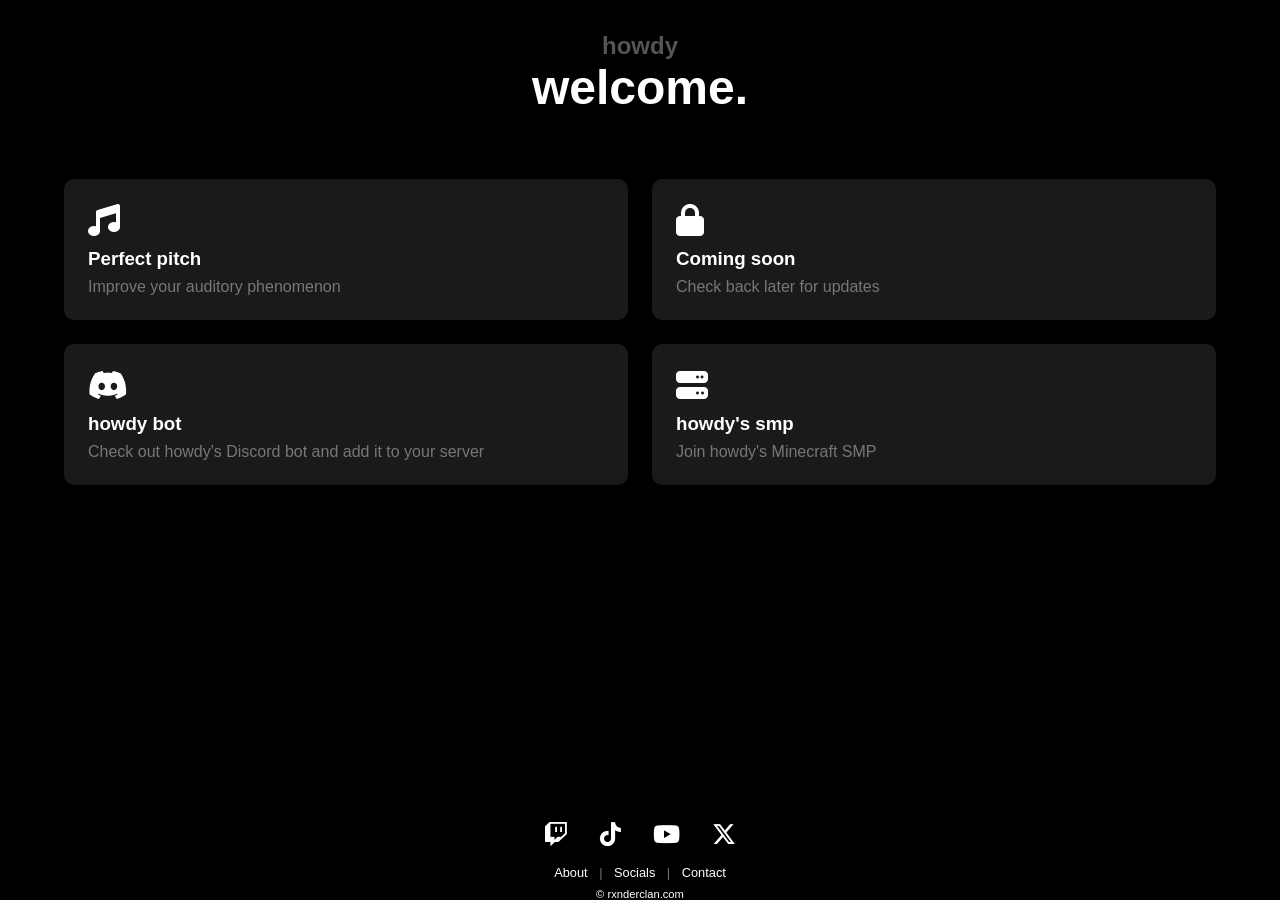
<file: index.html>
<!DOCTYPE html>
<html lang="en">
<head>
  <meta charset="UTF-8">
  <meta name="viewport" content="width=device-width, initial-scale=1.0">
  <title>howdy | home</title>
  <link rel="icon" href="howdy.png" type="image/x-icon">
  <link rel="stylesheet" href="https://cdnjs.cloudflare.com/ajax/libs/font-awesome/6.4.2/css/all.min.css">
  <style>
    body {
      margin: 0;
      font-family: Arial, sans-serif;
      background-color: #000;
      color: #fff;
      display: flex;
      flex-direction: column;
      align-items: center;
      min-height: 100vh;
    }

    h1 {
  font-size: 1.5rem;
  font-weight: bold;
  margin-top: 50px;
  margin: 0rem 0; /* Adjust this value */
  color: #555;
  padding-top: 2rem;
    }

    h2 {
  font-size: 3rem;
  font-weight: 700;
  padding: 0;
  margin: 0;
  margin-bottom: 4rem; /* Adjust this value */
    }

    .grid {
      display: grid;
      grid-template-columns: repeat(2, 1fr);
      gap: 1.5rem;
      width: 90%;
      max-width: 1200px;
    }

    .box {
  background-color: #1A1A1A;
  color: #fff;
  padding: 1.5rem;
  border-radius: 10px;
  text-align: left; /* Aligns text to the left */
  box-shadow: 0 4px 6px rgba(0, 0, 0, 0.3);
  transition: transform 0.3s, box-shadow 0.3s;
}

.box h3 {
  margin: 0 0 0.5rem 0; /* Adds some spacing below the heading */
}

.box p {
  color: #777; /* Dark grey color for the paragraph */
  margin: 0; /* Remove default margin for cleaner spacing */
}


    .box:hover {
      transform: scale(1.05);
      box-shadow: 0 6px 10px rgba(0, 0, 0, 0.5);
    }

    .icon {
      font-size: 2rem;
      margin-bottom: 0.5rem;
    }

    a {
      text-decoration: none;
      color: inherit;
    }

    h1 a:hover {
        color: white;
    }

    footer {
  text-align: center;
  color: #777; /* Dark grey color */
  font-size: 0.8rem; /* Makes it small */
  padding: 0rem 0;
  margin-top: 51.3rem; /* Pushes the footer to the bottom */
  background-color: #000; /* Matches your page background */
  position: fixed;
}

footer a {
  color: #fff; /* White links */
  text-decoration: none; /* Removes underline */
  margin: 0 0.5rem; /* Adds spacing between links */
}

footer a:hover {
  text-decoration: underline; /* Underline on hover for clarity */
}

footer p {
  margin: 0.5rem 0 0 0; /* Adds spacing above the copyright text */
  font-size: 0.7rem; /* Makes it even smaller */
}

.socials {
      margin-top: 0rem;
      display: flex;
      justify-content: center;
      gap: 1rem;
      padding-bottom: 1rem;
      top: 0px; /* Moves it up without affecting other elements */
    }

    .socials a {
      font-family: 'Open Sans', sans-serif;
      font-size: 1.5rem;
      color: #fff;
      transition: color 0.3s;
    }

    .socials a:hover {
      color: #1db954; /* Spotify green for a vibrant hover effect */
    }

  </style>
</head>
<body>
  <h1><a href="index.html">howdy</a></h1>
  <h2>welcome.</h2>
  <div class="grid">
    <a href="perfect-pitch.html" class="box">
      <div class="icon"><i class="fa-solid fa-music"></i></div>
      <h3>Perfect pitch</h3>
      <p>Improve your auditory phenomenon</p>
    </a>
    <a href="#" class="box">
      <div class="icon"><i class="fa-solid fa-lock"></i></div>
      <h3>Coming soon</h3>
      <p>Check back later for updates</p>
    </a>
    <a href="howdybot.html" class="box">
      <div class="icon"><i class="fa-brands fa-discord"></i></div>
      <h3>howdy bot</h3>
      <p>Check out howdy's Discord bot and add it to your server</p>
    </a>
    <a href="minecraft.html" class="box">
      <div class="icon"><i class="fa-solid fa-server"></i></div>
      <h3>howdy's smp</h3>
      <p>Join howdy's Minecraft SMP</p>
    </a>
  </div>
  <footer>
    <div class="socials">
      <a href="https://www.twitch.tv/howdyfv" target="_blank"><i class="fa-brands fa-twitch"></i></a>
            <a href="https://www.tiktok.com/@howdyfn" target="_blank"><i class="fa-brands fa-tiktok"></i></a>
            <a href="https://www.youtube.com/@RxnderHowdy" target="_blank"><i class="fa-brands fa-youtube"></i></a>
            <a href="https://x.com/howdy727" target="_blank"><i class="fa-brands fa-x-twitter"></i></a>
    </div class="navbar">
    <div>
    <nav>
      <a href="about.html">About</a> | 
      <a href="socials.html">Socials</a> | 
      <a href="mailto:support@rxnderclan.com">Contact</a>
    </nav>
    <p><a href="index.html">© rxnderclan.com</a></p>
  </div>
  </footer>
</body>
</html>
</file>
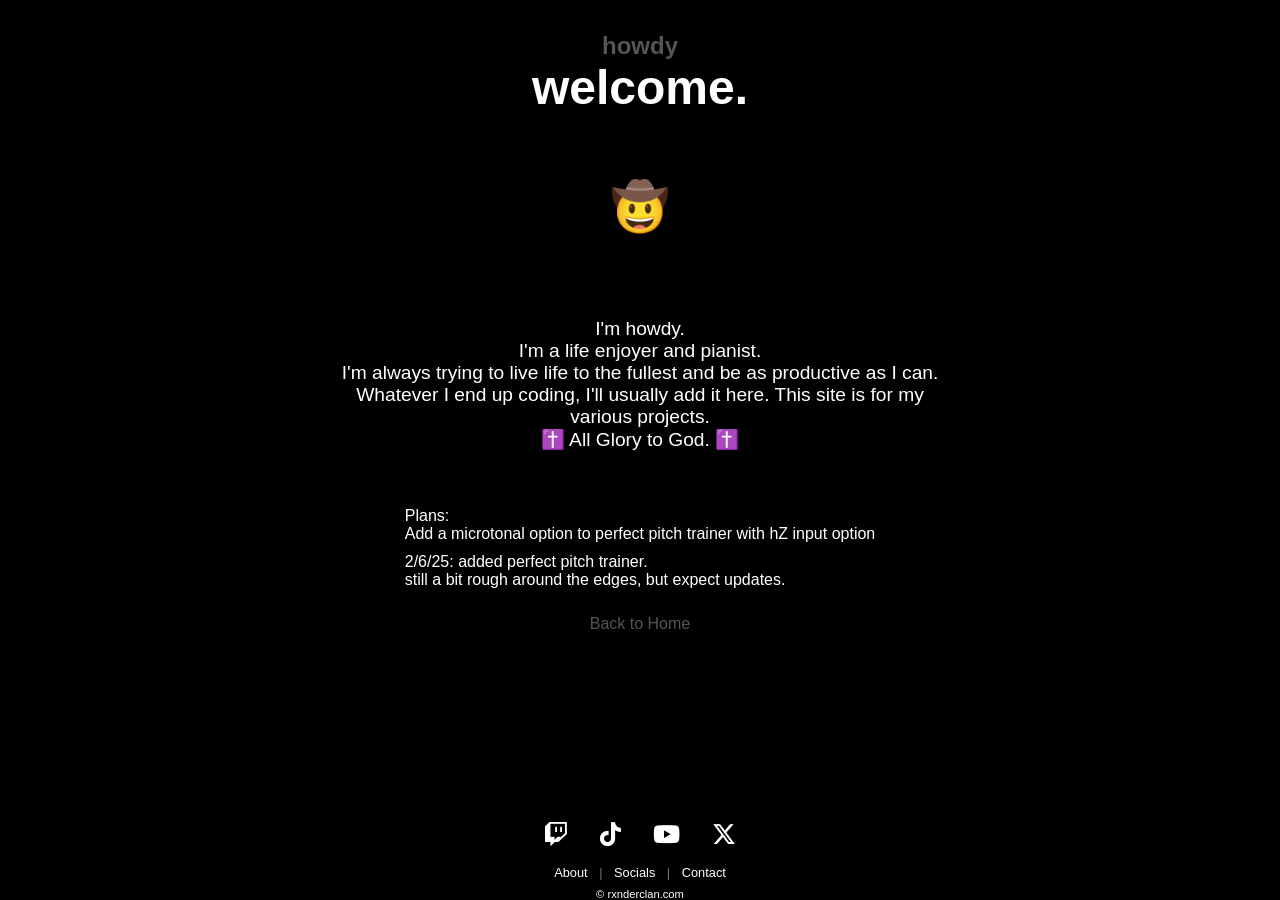
<file: about.html>
<!DOCTYPE html>
<html lang="en">
<head>
    <meta charset="UTF-8">
    <meta name="viewport" content="width=device-width, initial-scale=1.0">
    <title>howdy | about me</title>
    <link rel="icon" href="howdy.png" type="image/x-icon">
    <link rel="stylesheet" href="https://cdnjs.cloudflare.com/ajax/libs/font-awesome/6.4.2/css/all.min.css">
    <style>
        body {
            margin: 0;
            font-family: Arial, sans-serif;
            background-color: #000; /* Black background */
            color: #fff; /* White text */
            display: flex;
            flex-direction: column;
            align-items: center;
            height: 100vh;
        }

        h1 {
  font-size: 1.5rem;
  font-weight: bold;
  margin-top: 50px;
  margin: 0rem 0; /* Adjust this value */
  color: #555;
  padding-top: 2rem;
    }

    h2 {
  font-size: 3rem;
  font-weight: 700;
  padding: 0;
  margin: 0;
  margin-bottom: 4rem; /* Adjust this value */
    }

    h3 {
  font-size: 3rem;
  font-weight: 700;
  padding: 0;
  margin: 0;
  margin-bottom: 4rem; /* Adjust this value */
    }

        p {
            font-size: 1.2em;
            text-align: center;
            max-width: 600px;
            margin-bottom: 40px;
        }

        .timeline {
            list-style: none;
            padding: 0;
            text-align: left;
        }

        .timeline li {
            margin-bottom: 10px;
        }

        a {
            color: inherit;
            text-decoration: none;
        }

        h1 a:hover {
        color: white;
    }

    .home {
        color:#555
    }

    footer {
  text-align: center;
  color: #777; /* Dark grey color */
  font-size: 0.8rem; /* Makes it small */
  padding: 0rem 0;
  margin-top: 51.3rem; /* Pushes the footer to the bottom */
  background-color: #000; /* Matches your page background */
  position: fixed;
}

footer a {
  color: #fff; /* White links */
  text-decoration: none; /* Removes underline */
  margin: 0 0.5rem; /* Adds spacing between links */
}

footer a:hover {
  text-decoration: underline; /* Underline on hover for clarity */
}

footer p {
  margin: 0.5rem 0 0 0; /* Adds spacing above the copyright text */
  font-size: 0.7rem; /* Makes it even smaller */
}

.socials {
      margin-top: 0rem;
      display: flex;
      justify-content: center;
      gap: 1rem;
      padding-bottom: 1rem;
      top: 0px; /* Moves it up without affecting other elements */
    }

    .socials a {
      font-family: 'Open Sans', sans-serif;
      font-size: 1.5rem;
      color: #fff;
      transition: color 0.3s;
    }

    .socials a:hover {
      color: #1db954; /* Spotify green for a vibrant hover effect */
    }
    </style>
</head>
<body>
    <h1><a href="index.html">howdy</a></h1>
    <h2>welcome.</h2>
    <h3>🤠</h3>
    <p>I'm howdy.<br>I'm a life enjoyer and pianist.<br>I'm always trying to live life to the fullest and be as productive as I can.<br>Whatever I end up coding, I'll usually add it here. This site is for my various projects.<br>✝️ All Glory to God. ✝️</p>
    <ul class="timeline">
        <li>Plans:<br>Add a microtonal option to perfect pitch trainer with hZ input option</li>
        <li>2/6/25: added perfect pitch trainer.<br>still a bit rough around the edges, but expect updates.</li>
    </ul>
    <a class="home" href="index.html">Back to Home</a>
    <footer>
      <div class="socials">
        <a href="https://www.twitch.tv/howdyfv" target="_blank"><i class="fa-brands fa-twitch"></i></a>
              <a href="https://www.tiktok.com/@howdyfn" target="_blank"><i class="fa-brands fa-tiktok"></i></a>
              <a href="https://www.youtube.com/@RxnderHowdy" target="_blank"><i class="fa-brands fa-youtube"></i></a>
              <a href="https://x.com/howdy727" target="_blank"><i class="fa-brands fa-x-twitter"></i></a>
      </div class="navbar">
      <div>
      <nav>
        <a href="about.html">About</a> | 
        <a href="socials.html">Socials</a> | 
        <a href="mailto:support@rxnderclan.com">Contact</a>
      </nav>
      <p><a href="index.html">© rxnderclan.com</a></p>
    </div>
    </footer>
</body>
</html>
</file>
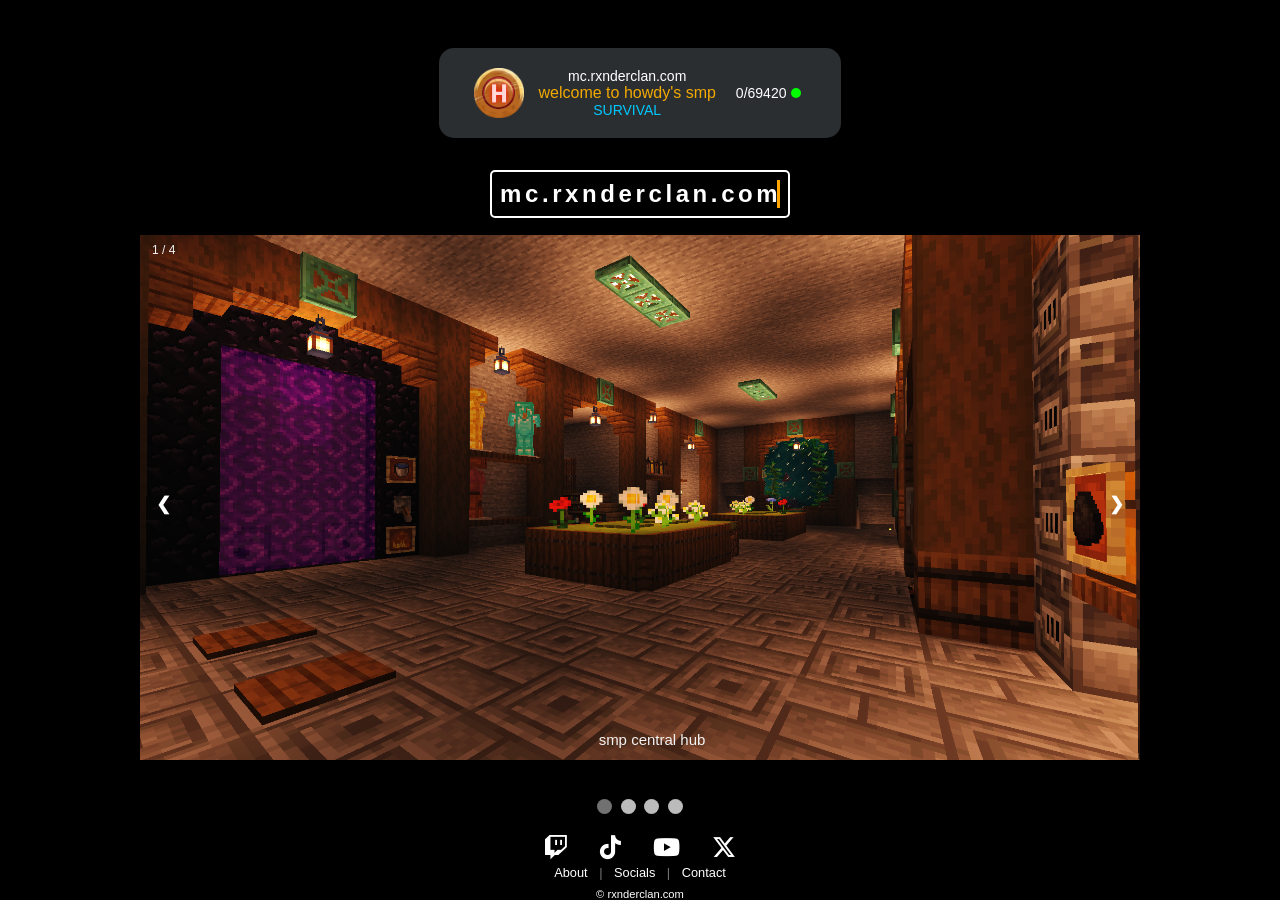
<file: minecraft.html>
<!DOCTYPE html>
<html lang="en">
<head>
    <meta charset="UTF-8">
    <meta name="viewport" content="width=device-width, initial-scale=1.0">
    <title>Howdy's SMP</title>
    <link rel="icon" href="howdy.png" type="image/x-icon">
  <link rel="stylesheet" href="https://cdnjs.cloudflare.com/ajax/libs/font-awesome/6.4.2/css/all.min.css">
    <style>
        body {
            margin: 0;
            font-family: Arial, sans-serif;
            background:
            linear-gradient(
              rgba(0, 0, 0, 0.2), 
              rgba(0, 0, 0, 0.2)
            ),
            url(https://wallpaperaccess.com/full/6104276.jpg);
            background-color: #000;
            color: #fff;
            display: flex;
            flex-direction: column;
            align-items: center;
            justify-content: center;
            min-height: 100vh;
            text-align: center;
        }
        .status-box {
            display: flex;
            align-items: center;
            background-color: #2b2e31;
            color: white;
            border-radius: 15px;
            padding: 20px 40px;
            box-shadow: 0 6px 12px rgba(0, 0, 0, 0.4);
            gap: 20px;
            margin-top: 3rem;
            font-size: 1.2rem;
        }
        .icon {
            width: 40px;
            height: 40px;
            background-color: #d17b28;
            border-radius: 50%;
            display: flex;
            justify-content: center;
            align-items: center;
            color: white;
            font-weight: bold;
            font-size: 20px;
        }
        .text-section {
            display: flex;
            flex-direction: column;
            justify-content: center;
        }
        .server-name {
            font-size: 14px;
            cursor: pointer;
        }
        .server-name:hover {
            text-decoration: underline;
        }
        .welcome {
            font-size: 16px;
            color: #f2a900;
        }
        .mode {
            font-size: 14px;
            color: #00c8ff;
        }
        .status {
            margin-left: auto;
            display: flex;
            align-items: center;
            gap: 5px;
            font-size: 14px;
        }
        .signal {
            width: 10px;
            height: 10px;
            background-color: #00ff00;
            border-radius: 50%;
        }

        .slideshow-container {
          max-width: 1000px;
          position: relative;
          margin: auto;
        }

        .mySlides {
          display: none;
        }

        .prev, .next {
          cursor: pointer;
          position: absolute;
          top: 50%;
          width: auto;
          margin-top: -22px;
          padding: 16px;
          color: white;
          font-weight: bold;
          font-size: 18px;
          transition: 0.6s ease;
          border-radius: 3px;
          user-select: none;
        }

        .prev {
          left: 0;
          border-radius: 3px 0 0 3px;
        }

        .next {
          right: 0;
          border-radius: 3px 0 0 3px;
        }

        .prev:hover, .next:hover {
          background-color: rgba(0,0,0,0.8);
        }

        .text {
          color: #f2f2f2;
          font-size: 15px;
          padding: 8px 12px;
          position: absolute;
          bottom: 8px;
          width: 100%;
          text-align: center;
        }

        .numbertext {
          color: #f2f2f2;
          font-size: 12px;
          padding: 8px 12px;
          position: absolute;
          top: 0;
        }

        .dot {
          cursor: pointer;
          height: 15px;
          width: 15px;
          margin: 0 2px;
          background-color: #bbb;
          border-radius: 50%;
          display: inline-block;
          transition: background-color 0.6s ease;
        }

        .active, .dot:hover {
          background-color: #717171;
        }

        .fade {
          animation-name: fade;
          animation-duration: 1.5s;
        }

        @keyframes fade {
          from {opacity: .4}
          to {opacity: 1}
        }

        .textbox {
            font-size: 0.75rem;
            margin-top: 2rem;
            background-color: #000;
            color: white;
            border: 2px solid white;
            border-radius: 5px;
            padding: 8px;
            width: 60%;
            max-width: 280px;
            text-align: center;
            box-shadow: 0 4px 8px rgba(0, 0, 0, 0.3);
        }

        .textbox h1 {
          cursor: pointer;
  overflow: hidden; /* Ensures the content is not revealed until the animation */
  border-right: .15em solid orange; /* The typwriter cursor */
  white-space: nowrap; /* Keeps the content on a single line */
  margin: 0 auto; /* Gives that scrolling effect as the typing happens */
  letter-spacing: .15em; /* Adjust as needed */
  animation: 
    typing 2s steps(40, end),
    blink-caret .75s step-end infinite;
}

/* The typing effect */
@keyframes typing {
  from { width: 0 }
  to { width: 100% }
}

/* The typewriter cursor effect */
@keyframes blink-caret {
  from, to { border-color: transparent }
  50% { border-color: white; }
}
        
footer {
  text-align: center;
  color: #777; /* Dark grey color */
  font-size: 0.8rem; /* Makes it small */
  padding: 0rem 0;
}

footer a {
  color: #fff; /* White links */
  text-decoration: none; /* Removes underline */
  margin: 0 0.5rem; /* Adds spacing between links */
}

footer a:hover {
  text-decoration: underline; /* Underline on hover for clarity */
}

footer p {
  margin: 0.5rem 0 0 0; /* Adds spacing above the copyright text */
  font-size: 0.7rem; /* Makes it even smaller */
}

.socials {
      margin-top: 1rem;
      display: flex;
      justify-content: center;
      gap: 1rem;
      padding-bottom: 0.2rem;
      top: 0px; /* Moves it up without affecting other elements */
    }

    .socials a {
      font-family: 'Open Sans', sans-serif;
      font-size: 1.5rem;
      color: #fff;
      transition: color 0.3s;
    }

    .socials a:hover {
      color: #1db954; /* Spotify green for a vibrant hover effect */
    }

    </style>
</head>
<body>
    <div class="status-box">
        <div class="icon"><img src="howdy.png" style="max-height: 50px; max-width: 50px;"></div>
        <div class="text-section">
            <span class="server-name" onclick="copyToClipboard('mc.rxnderclan.com')">mc.rxnderclan.com</span>
            <span class="welcome">welcome to howdy's smp</span>
            <span class="mode">SURVIVAL</span>
        </div>
        <div class="status">
            <span>0/69420</span>
            <div class="signal"></div>
        </div>
    </div>

    <div class="textbox" onclick="copyToClipboard('mc.rxnderclan.com')"><h1>mc.rxnderclan.com</h1></div>

    <div class="slideshow-container">
    <div class="mySlides fade">
      <div class="numbertext">1 / 4</div>
      <img src="base.png" style="width:100%">
      <div class="text">smp central hub</div>
    </div>

        <div class="mySlides fade">
          <div class="numbertext">2 / 4</div>
          <img src="howdy-base.png" style="width:100%">
          <div class="text">howdy's base</div>
        </div>
      
        <div class="mySlides fade">
          <div class="numbertext">3 / 4</div>
          <img src="cmatt-base.png" style="width:100%">
          <div class="text">CMATT's base</div>
        </div>
      
        <div class="mySlides fade">
          <div class="numbertext">4 / 4</div>
          <img src="catacombs.png" style="width:100%">
          <div class="text">riot and dominick excavating catacombs underneath howdy's base</div>
        </div>
      
        <a class="prev" onclick="plusSlides(-1)">&#10094;</a>
        <a class="next" onclick="plusSlides(1)">&#10095;</a>
      </div>
      <br>
      
      <div style="text-align:center">
        <span class="dot" onclick="currentSlide(1)"></span>
        <span class="dot" onclick="currentSlide(2)"></span>
        <span class="dot" onclick="currentSlide(3)"></span>
        <span class="dot" onclick="currentSlide(4)"></span>
      </div>
      
      <script>
        function copyToClipboard(text) {
            navigator.clipboard.writeText(text).then(() => {
                alert('Copied to clipboard: ' + text);
            }).catch(err => {
                console.error('Could not copy text: ', err);
            });
        }

let slideIndex = 1;
showSlides(slideIndex);

function plusSlides(n) {
  showSlides(slideIndex += n);
}

function currentSlide(n) {
  showSlides(slideIndex = n);
}

function showSlides(n) {
  let i;
  let slides = document.getElementsByClassName("mySlides");
  let dots = document.getElementsByClassName("dot");
  if (n > slides.length) {slideIndex = 1}
  if (n < 1) {slideIndex = slides.length}
  for (i = 0; i < slides.length; i++) {
    slides[i].style.display = "none";
  }
  for (i = 0; i < dots.length; i++) {
    dots[i].className = dots[i].className.replace(" active", "");
  }
  slides[slideIndex-1].style.display = "block";
  dots[slideIndex-1].className += " active";
}
      </script>
      <footer>
        <div class="socials">
          <a href="https://www.twitch.tv/howdyfv" target="_blank"><i class="fa-brands fa-twitch"></i></a>
                <a href="https://www.tiktok.com/@howdyfn" target="_blank"><i class="fa-brands fa-tiktok"></i></a>
                <a href="https://www.youtube.com/@RxnderHowdy" target="_blank"><i class="fa-brands fa-youtube"></i></a>
                <a href="https://x.com/howdy727" target="_blank"><i class="fa-brands fa-x-twitter"></i></a>
        </div class="navbar">
        <div>
        <nav>
          <a href="about.html">About</a> | 
          <a href="socials.html">Socials</a> | 
          <a href="mailto:support@rxnderclan.com">Contact</a>
        </nav>
        <p><a href="index.html">© rxnderclan.com</a></p>
      </div>
      </footer>
</body>
</html>
</file>
